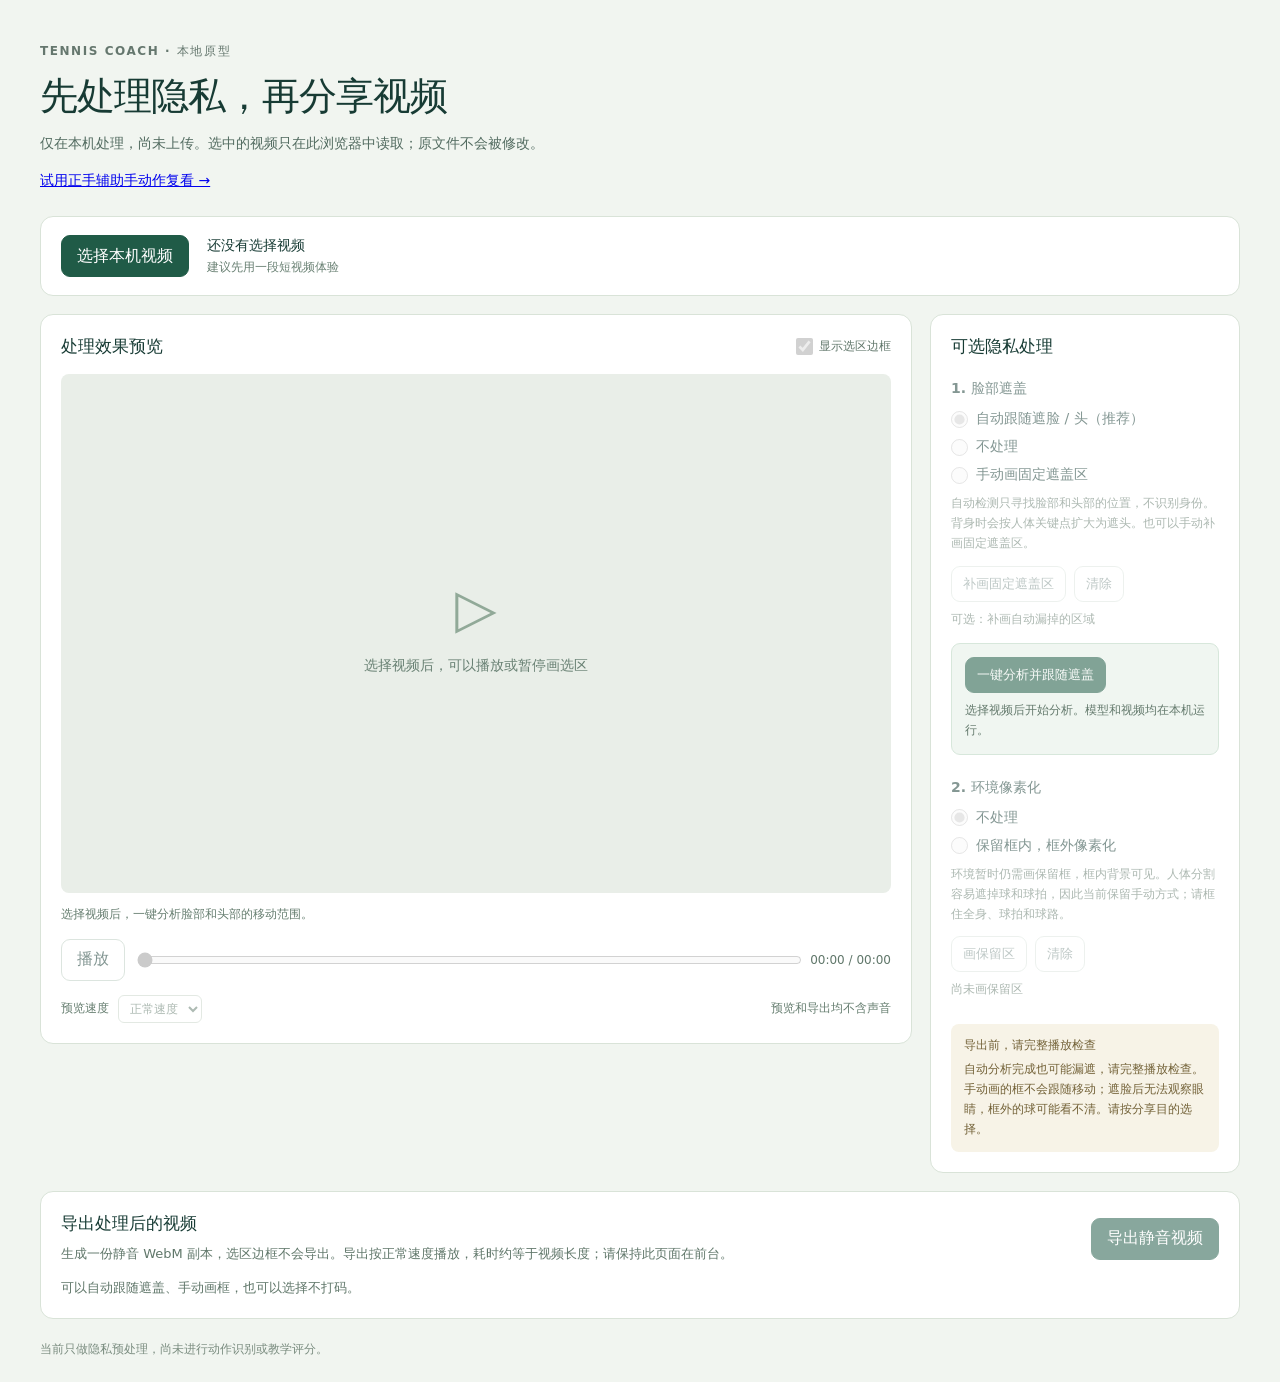
<file: web/index.html>
<!doctype html>
<html lang="zh-CN">
<head>
  <meta charset="UTF-8">
  <meta name="viewport" content="width=device-width, initial-scale=1">
  <title>视频隐私预处理 · Tennis Coach</title>
  <link rel="stylesheet" href="styles.css">
  <script src="app.js" defer></script>
</head>
<body>
  <header class="page-header">
    <span class="eyebrow">TENNIS COACH · 本地原型</span>
    <h1>先处理隐私，再分享视频</h1>
    <p>仅在本机处理，尚未上传。选中的视频只在此浏览器中读取；原文件不会被修改。</p>
    <p><a href="forehand.html">试用正手辅助手动作复看 →</a></p>
  </header>

  <main>
    <section class="file-bar" aria-label="选择视频">
      <label class="button primary file-button" for="videoFile">选择本机视频</label>
      <input id="videoFile" type="file" accept="video/*">
      <div class="file-details">
        <strong id="fileName">还没有选择视频</strong>
        <span id="fileMeta">建议先用一段短视频体验</span>
      </div>
    </section>

    <div class="workspace">
      <section class="preview-panel" aria-labelledby="previewTitle">
        <div class="panel-heading">
          <h2 id="previewTitle">处理效果预览</h2>
          <label class="compact"><input id="showOutlines" type="checkbox" checked disabled> 显示选区边框</label>
        </div>
        <div id="emptyPreview" class="empty-preview"><span class="play-symbol" aria-hidden="true">▷</span><p>选择视频后，可以播放或暂停画选区</p></div>
        <div id="stage" class="stage" hidden>
          <canvas id="videoCanvas" aria-label="处理后的视频预览"></canvas>
          <canvas id="overlayCanvas" aria-label="用鼠标或手指拖动，画出处理区域"></canvas>
        </div>
        <video id="sourceVideo" preload="metadata" muted playsinline hidden></video>
        <p id="drawingHint" class="drawing-hint" aria-live="polite">选择视频后，一键分析脸部和头部的移动范围。</p>
        <div class="transport">
          <button id="playPause" type="button" disabled>播放</button>
          <input id="timeline" type="range" min="0" max="1" step="0.01" value="0" aria-label="视频进度" disabled>
          <output id="timeDisplay">00:00 / 00:00</output>
        </div>
        <div class="preview-footer">
          <label for="playbackRate">预览速度</label>
          <select id="playbackRate" disabled>
            <option value="0.25">0.25 倍</option>
            <option value="0.5">0.5 倍</option>
            <option value="1" selected>正常速度</option>
          </select>
          <span>预览和导出均不含声音</span>
        </div>
      </section>

      <aside class="settings-panel" aria-labelledby="settingsTitle">
        <h2 id="settingsTitle">可选隐私处理</h2>
        <fieldset id="faceOptions" disabled>
          <legend>1. 脸部遮盖</legend>
          <label><input type="radio" name="faceMode" value="auto" checked> 自动跟随遮脸 / 头（推荐）</label>
          <label><input type="radio" name="faceMode" value="none"> 不处理</label>
          <label><input type="radio" name="faceMode" value="manual"> 手动画固定遮盖区</label>
          <p class="help">自动检测只寻找脸部和头部的位置，不识别身份。背身时会按人体关键点扩大为遮头。也可以手动补画固定遮盖区。</p>
          <div class="button-row">
            <button id="drawFace" type="button" disabled>补画固定遮盖区</button>
            <button id="clearFaces" class="quiet" type="button" disabled>清除</button>
          </div>
          <p id="faceCount" class="selection-count">可选：补画自动漏掉的区域</p>
        </fieldset>
        <div id="autoPanel" class="auto-panel">
          <div class="button-row">
            <button id="scanVideo" class="primary" type="button" disabled>一键分析并跟随遮盖</button>
            <button id="cancelScan" type="button" hidden>取消分析</button>
          </div>
          <progress id="analysisProgress" max="100" value="0" aria-label="自动分析进度" hidden></progress>
          <p id="analysisStatus" class="help" role="status" aria-live="polite">选择视频后开始分析。模型和视频均在本机运行。</p>
          <p id="analysisSummary" class="selection-count" hidden></p>
          <div id="reviewPanel" class="review-panel" hidden>
            <strong>这些时间段需要检查</strong>
            <p class="help">点击时间跳转，播放检查是否漏遮；需要时补画固定遮盖区。</p>
            <ul id="reviewList" class="review-list"></ul>
            <label class="review-confirm"><input id="reviewConfirm" type="checkbox" disabled> 我已逐段检查，可导出</label>
          </div>
        </div>
        <fieldset id="backgroundOptions" disabled>
          <legend>2. 环境像素化</legend>
          <label><input type="radio" name="backgroundMode" value="none" checked> 不处理</label>
          <label><input type="radio" name="backgroundMode" value="keep"> 保留框内，框外像素化</label>
          <p class="help">环境暂时仍需画保留框，框内背景可见。人体分割容易遮掉球和球拍，因此当前保留手动方式；请框住全身、球拍和球路。</p>
          <div class="button-row">
            <button id="drawKeep" type="button" disabled>画保留区</button>
            <button id="clearKeep" class="quiet" type="button" disabled>清除</button>
          </div>
          <p id="keepStatus" class="selection-count">尚未画保留区</p>
        </fieldset>
        <div class="note">
          <strong>导出前，请完整播放检查</strong>
          <p>自动分析完成也可能漏遮，请完整播放检查。手动画的框不会跟随移动；遮脸后无法观察眼睛，框外的球可能看不清。请按分享目的选择。</p>
        </div>
      </aside>
    </div>

    <section class="export-panel" aria-labelledby="exportTitle">
      <div>
        <h2 id="exportTitle">导出处理后的视频</h2>
        <p>生成一份静音 WebM 副本，选区边框不会导出。导出按正常速度播放，耗时约等于视频长度；请保持此页面在前台。</p>
      </div>
      <div class="export-actions">
        <button id="exportVideo" class="primary" type="button" disabled>导出静音视频</button>
        <button id="cancelExport" type="button" hidden>取消导出</button>
        <a id="downloadVideo" class="button download" download hidden>下载处理后的视频</a>
      </div>
      <progress id="exportProgress" max="100" value="0" aria-label="导出进度" hidden></progress>
      <p id="status" role="status" aria-live="polite">可以自动跟随遮盖、手动画框，也可以选择不打码。</p>
    </section>
  </main>
  <footer>当前只做隐私预处理，尚未进行动作识别或教学评分。</footer>
</body>
</html>
</file>
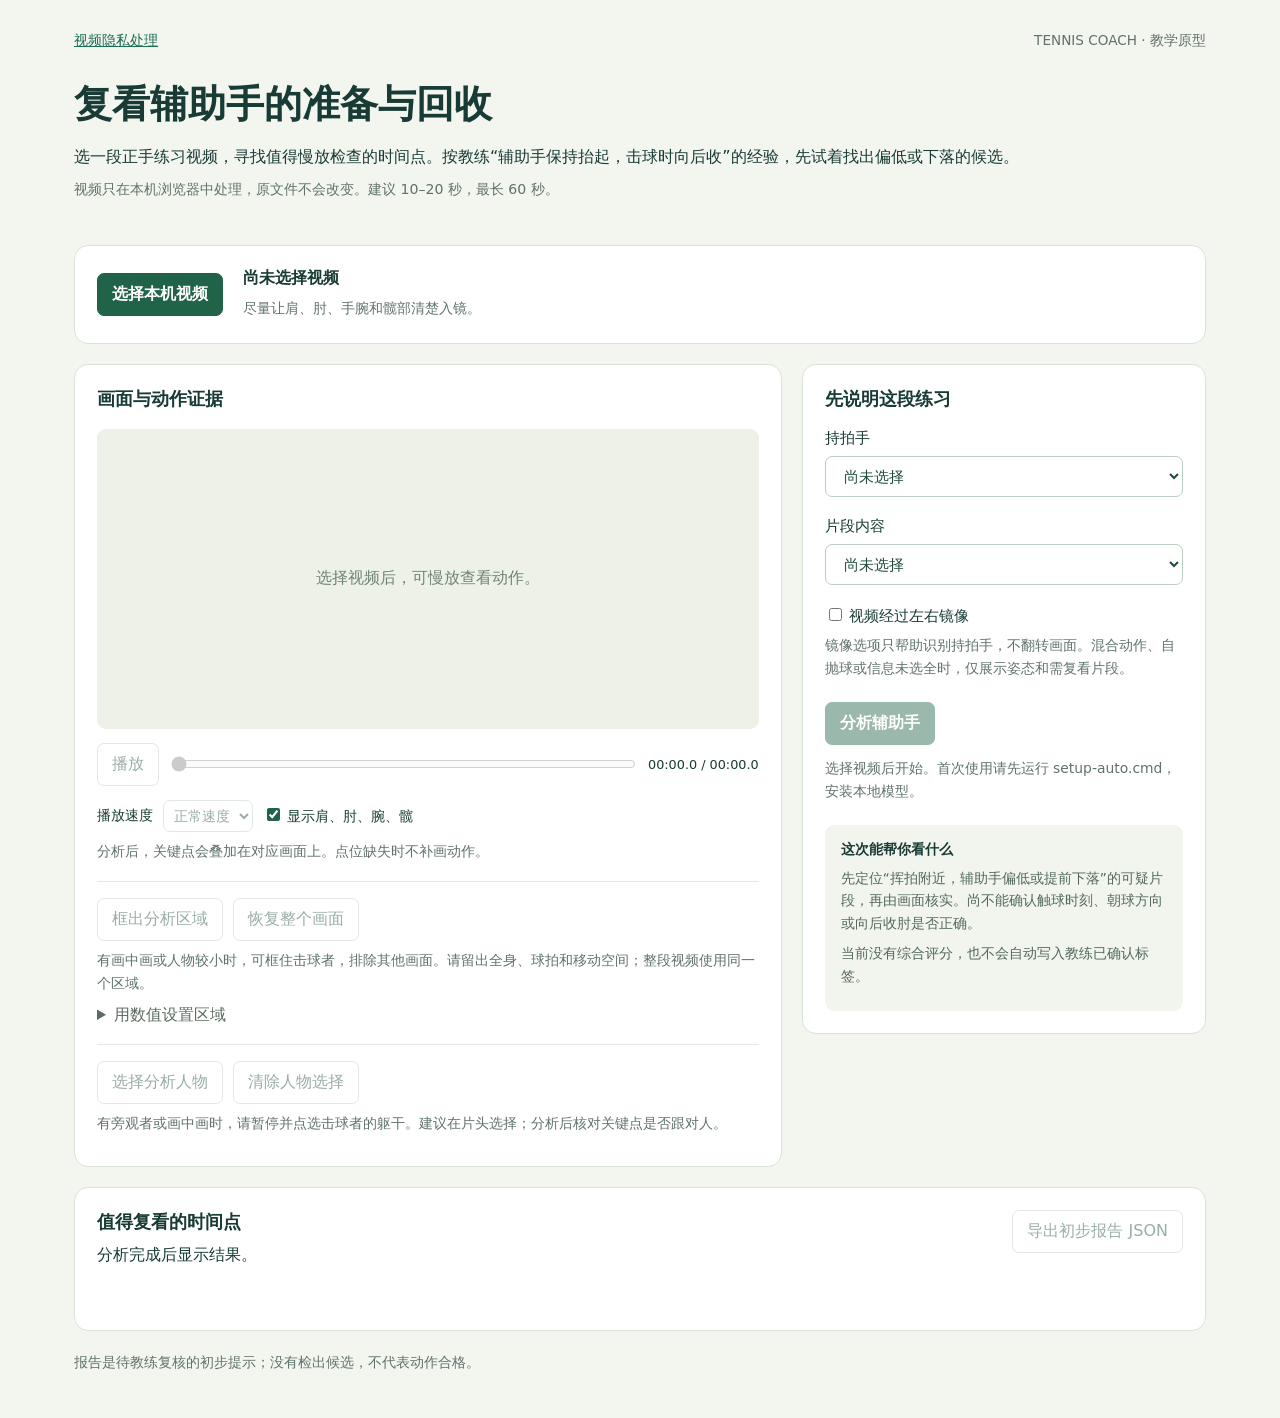
<file: web/forehand.html>
<!doctype html>
<html lang="zh-CN">
<head>
  <meta charset="UTF-8">
  <meta name="viewport" content="width=device-width, initial-scale=1">
  <title>正手辅助手复看 · Tennis Coach</title>
  <link rel="stylesheet" href="forehand.css">
  <script type="module" src="forehand.js"></script>
</head>
<body>
  <header class="page-header">
    <nav><a href="/">视频隐私处理</a><span>TENNIS COACH · 教学原型</span></nav>
    <h1>复看辅助手的准备与回收</h1>
    <p>选一段正手练习视频，寻找值得慢放检查的时间点。按教练“辅助手保持抬起，击球时向后收”的经验，先试着找出偏低或下落的候选。</p>
    <p class="local-note">视频只在本机浏览器中处理，原文件不会改变。建议 10–20 秒，最长 60 秒。</p>
  </header>
  <main>
    <section class="file-bar" aria-label="选择视频">
      <label class="button primary" for="videoFile">选择本机视频</label>
      <input id="videoFile" type="file" accept="video/*">
      <div><strong id="fileName">尚未选择视频</strong><p id="fileMeta">尽量让肩、肘、手腕和髋部清楚入镜。</p></div>
    </section>
    <div class="workspace">
      <section class="preview-panel" aria-labelledby="previewTitle">
        <h2 id="previewTitle">画面与动作证据</h2>
        <div id="emptyPreview" class="empty-preview">选择视频后，可慢放查看动作。</div>
        <div id="stage" class="stage" hidden>
          <canvas id="previewCanvas" tabindex="0" aria-label="动作画面；可点选人物或拖动框出分析区域"></canvas>
        </div>
        <video id="sourceVideo" preload="metadata" muted playsinline hidden></video>
        <div class="transport">
          <button id="playPause" type="button" disabled>播放</button>
          <input id="timeline" type="range" min="0" max="1" step="0.01" value="0" aria-label="视频进度" disabled>
          <output id="timeDisplay">00:00.0 / 00:00.0</output>
        </div>
        <div class="preview-options">
          <label for="playbackRate">播放速度</label>
          <select id="playbackRate" disabled><option value="1">正常速度</option><option value="0.5">0.5 倍</option><option value="0.25">0.25 倍</option></select>
          <label><input id="showSkeleton" type="checkbox" checked> 显示肩、肘、腕、髋</label>
        </div>
        <p id="frameStatus" class="help">分析后，关键点会叠加在对应画面上。点位缺失时不补画动作。</p>
        <div class="region-panel">
          <div class="button-row"><button id="chooseRegion" type="button" aria-pressed="false" disabled>框出分析区域</button><button id="clearRegion" type="button" disabled>恢复整个画面</button></div>
          <p id="regionStatus" class="help" role="status">有画中画或人物较小时，可框住击球者，排除其他画面。请留出全身、球拍和移动空间；整段视频使用同一个区域。</p>
          <details class="region-inputs"><summary>用数值设置区域</summary>
            <p class="help">以下数字是画面宽高的百分比，左上角为 0。宽、高至少为 5%。</p>
            <div class="region-grid">
              <label for="regionX">左边距 %<input id="regionX" type="number" min="0" max="95" step="0.1" value="0" disabled></label>
              <label for="regionY">上边距 %<input id="regionY" type="number" min="0" max="95" step="0.1" value="0" disabled></label>
              <label for="regionWidth">宽度 %<input id="regionWidth" type="number" min="5" max="100" step="0.1" value="100" disabled></label>
              <label for="regionHeight">高度 %<input id="regionHeight" type="number" min="5" max="100" step="0.1" value="100" disabled></label>
            </div>
            <button id="applyRegion" type="button" disabled>应用区域</button>
          </details>
        </div>
        <div class="target-panel">
          <div class="button-row"><button id="chooseTarget" type="button" aria-pressed="false" disabled>选择分析人物</button><button id="clearTarget" type="button" disabled>清除人物选择</button></div>
          <p id="targetStatus" class="help">有旁观者或画中画时，请暂停并点选击球者的躯干。建议在片头选择；分析后核对关键点是否跟对人。</p>
        </div>
      </section>
      <aside class="settings-panel">
        <h2>先说明这段练习</h2>
        <label class="field" for="handedness">持拍手<select id="handedness"><option value="unknown">尚未选择</option><option value="right">右手持拍</option><option value="left">左手持拍</option></select></label>
        <label class="field" for="practiceContext">片段内容<select id="practiceContext"><option value="unknown">尚未选择</option><option value="forehand">连续正手练习</option><option value="mixed">正反手混合 / 其他动作</option><option value="self_feed">自抛球练习</option></select></label>
        <label class="mirror"><input id="mirrored" type="checkbox"> 视频经过左右镜像</label>
        <p class="help">镜像选项只帮助识别持拍手，不翻转画面。混合动作、自抛球或信息未选全时，仅展示姿态和需复看片段。</p>
        <div class="button-row"><button id="analyzeButton" class="primary" type="button" disabled>分析辅助手</button><button id="cancelAnalysis" type="button" hidden>取消</button></div>
        <progress id="analysisProgress" max="100" value="0" aria-label="分析进度" hidden></progress>
        <p id="analysisStatus" role="status" aria-live="polite">选择视频后开始。首次使用请先运行 setup-auto.cmd，安装本地模型。</p>
        <div class="method-note"><strong>这次能帮你看什么</strong><p>先定位“挥拍附近，辅助手偏低或提前下落”的可疑片段，再由画面核实。尚不能确认触球时刻、朝球方向或向后收肘是否正确。</p><p>当前没有综合评分，也不会自动写入教练已确认标签。</p></div>
      </aside>
    </div>
    <section class="results-panel" aria-labelledby="resultsTitle">
      <div class="result-heading"><div><h2 id="resultsTitle">值得复看的时间点</h2><p id="resultsStatus" role="status" aria-live="polite">分析完成后显示结果。</p></div><button id="exportReport" type="button" disabled>导出初步报告 JSON</button></div>
      <p id="coverage" class="help"></p>
      <ol id="candidateList" class="candidate-list"></ol>
      <details id="reviewDetails" hidden><summary>画面不足与需人工复看的片段</summary><ul id="reviewList" class="review-list"></ul></details>
      <ul id="limitations" class="limitations"></ul>
    </section>
    <p id="status" class="status" role="status" aria-live="polite">报告是待教练复核的初步提示；没有检出候选，不代表动作合格。</p>
  </main>
</body>
</html>
</file>
<file: web/styles.css>
:root { color-scheme: light; font-family: "Segoe UI", "Microsoft YaHei", system-ui, sans-serif; color: #173b34; background: #f1f5f0; font-synthesis: none; }
* { box-sizing: border-box; }
body { margin: 0; padding: 40px 24px 24px; }
button, select, input { font: inherit; }
button, .button { display: inline-flex; justify-content: center; align-items: center; min-height: 42px; padding: 9px 15px; border: 1px solid #becfc3; border-radius: 9px; background: #fff; color: #173b34; font-weight: 600; text-decoration: none; cursor: pointer; }
button:hover:not(:disabled), .button:hover { background: #edf4ec; }
button:disabled, select:disabled, fieldset:disabled { opacity: .53; cursor: default; }
button.primary, .button.primary { color: #fff; background: #205b47; border-color: #205b47; }
button.primary:hover:not(:disabled), .button.primary:hover { background: #174735; }
button.quiet { background: transparent; }
button[aria-pressed="true"] { background: #dbeee2; border-color: #205b47; }
input[type="radio"], input[type="checkbox"], input[type="range"] { accent-color: #205b47; }
input[type="radio"], input[type="checkbox"] { width: 17px; height: 17px; margin: 0; }
input[type="range"] { min-width: 40px; width: 100%; }
button:focus-visible, .button:focus-visible, input:focus-visible, select:focus-visible { outline: 3px solid #d6952d; outline-offset: 3px; }
[hidden] { display: none !important; }
.page-header, main, footer { max-width: 1200px; margin: 0 auto; }
.eyebrow { color: #65776e; letter-spacing: .13em; font-size: 12px; font-weight: 700; }
h1 { font-size: clamp(25px, 3.4vw, 38px); letter-spacing: -.025em; margin: 11px 0 10px; }
h2 { font-size: 17px; margin: 0; }
p { line-height: 1.65; }
.page-header > p { margin-top: 0; color: #526b60; font-size: 14px; }
.file-bar { margin: 24px 0 18px; display: flex; align-items: center; gap: 18px; padding: 18px 20px; border: 1px solid #d9e3d8; border-radius: 13px; background: #fff; }
.file-details { min-width: 0; display: flex; flex-direction: column; gap: 4px; }
.file-details strong { overflow-wrap: anywhere; font-size: 14px; }
.file-details span { font-size: 12px; color: #698073; }
.file-button { flex-shrink: 0; }
#videoFile { width: 1px; height: 1px; position: absolute; opacity: 0; overflow: hidden; }
.file-bar:focus-within .file-button { outline: 3px solid #d6952d; outline-offset: 3px; }
.file-button.disabled { opacity: .5; cursor: default; }
.workspace { display: grid; grid-template-columns: minmax(0, 1fr) 310px; gap: 18px; align-items: start; }
.preview-panel, .settings-panel, .export-panel { padding: 20px; border-radius: 13px; background: #fff; border: 1px solid #d9e3d8; }
.panel-heading { display: flex; align-items: center; justify-content: space-between; gap: 10px; margin-bottom: 16px; }
.compact { font-size: 12px; display: flex; align-items: center; gap: 6px; color: #62786c; }
.empty-preview { aspect-ratio: 16 / 10; background: #e9eee8; border-radius: 8px; display: flex; flex-direction: column; align-items: center; justify-content: center; color: #688073; text-align: center; font-size: 14px; padding: 18px; }
.play-symbol { font-size: 54px; font-weight: 300; color: #91a998; }
.stage { position: relative; width: 100%; background: #1c2823; border-radius: 8px; overflow: hidden; line-height: 0; }
#videoCanvas { display: block; width: 100%; height: auto; }
#overlayCanvas { position: absolute; left: 0; top: 0; width: 100%; height: 100%; touch-action: none; }
.stage.drawing { cursor: crosshair; }
.drawing-hint { margin: 12px 0; min-height: 22px; font-size: 12px; color: #667e70; }
.drawing-hint.active { color: #90651f; font-weight: 600; }
.transport { display: grid; grid-template-columns: auto minmax(20px, 1fr) auto; align-items: center; gap: 10px; }
#timeDisplay { color: #60776a; font-size: 12px; font-variant-numeric: tabular-nums; white-space: nowrap; }
.preview-footer { display: flex; align-items: center; flex-wrap: wrap; gap: 9px; font-size: 12px; margin-top: 14px; color: #667e70; }
.preview-footer span { margin-left: auto; }
select { padding: 5px 7px; border: 1px solid #cbd7cb; border-radius: 6px; background: #fff; color: inherit; }
.settings-panel > h2 { margin-bottom: 22px; }
fieldset { padding: 0; margin: 0 0 24px; border: 0; min-width: 0; }
legend { font-size: 14px; font-weight: 700; margin-bottom: 12px; padding: 0; }
fieldset > label { display: flex; align-items: center; gap: 8px; margin-bottom: 10px; font-size: 14px; }
.help { font-size: 12px; color: #647a6d; margin: 8px 0 12px; }
.button-row { display: flex; gap: 8px; }
.button-row button { font-size: 13px; min-height: 36px; padding: 7px 11px; }
.selection-count { font-size: 12px; color: #647a6d; margin: 8px 0 0; }
.auto-panel { padding: 13px; margin: -10px 0 24px; background: #f0f6f1; border: 1px solid #d7e7db; border-radius: 9px; }
.auto-panel .button-row { flex-wrap: wrap; }
.auto-panel .help { margin-bottom: 0; }
#analysisProgress { width: 100%; height: 10px; accent-color: #205b47; margin-top: 12px; }
#analysisStatus.error { color: #ad382b; }
.review-panel { margin-top: 14px; padding-top: 12px; border-top: 1px solid #d0dfd1; font-size: 12px; }
.review-list { margin: 10px 0; padding: 0; list-style: none; max-height: 180px; overflow-y: auto; }
.review-list li { margin: 7px 0; }
.review-list button { font-size: 12px; min-height: 30px; padding: 4px 8px; }
.review-list span { display: block; margin-top: 3px; color: #687969; line-height: 1.5; }
.review-confirm { display: flex; align-items: flex-start; gap: 7px; line-height: 1.5; }
.review-confirm input { flex-shrink: 0; margin-top: 2px; }
.note { font-size: 12px; padding: 13px; border-radius: 8px; background: #f7f3e7; color: #736238; }
.note p { margin: 6px 0 0; }
.export-panel { margin-top: 18px; display: grid; grid-template-columns: minmax(0, 1fr) auto; gap: 12px 24px; }
.export-panel p { font-size: 13px; color: #60776a; margin: 8px 0 0; }
.export-actions { display: flex; gap: 10px; align-items: center; flex-wrap: wrap; }
.download { color: #174735; background: #e2efe1; }
#exportProgress { width: 100%; grid-column: 1 / -1; accent-color: #205b47; height: 12px; }
#status { grid-column: 1 / -1; margin: 0; }
#status.error { color: #ad382b; }
footer { padding-top: 22px; color: #7b8d80; font-size: 12px; }
@media (max-width: 900px) { .workspace { grid-template-columns: minmax(0, 1fr); } .settings-panel { display: block; } .export-panel { grid-template-columns: minmax(0, 1fr); } }
@media (max-width: 540px) { body { padding: 24px 12px; } .file-bar { padding: 14px; gap: 12px; } .preview-panel, .settings-panel, .export-panel { padding: 14px; } .settings-panel { display: block; } .panel-heading { flex-wrap: wrap; } .transport { grid-template-columns: auto minmax(30px, 1fr); } #timeDisplay { grid-column: 2; justify-self: end; } .preview-footer span { margin-left: 0; width: 100%; } }
</file>
<file: web/forehand.css>
:root { color-scheme: light; font-family: system-ui, -apple-system, "Segoe UI", "Microsoft YaHei", sans-serif; color: #183b35; background: #f3f5ef; font-size: 16px; }
* { box-sizing: border-box; }
body { margin: 0; }
[hidden] { display: none !important; }
main, .page-header { max-width: 1180px; margin: 0 auto; padding: 24px; }
.page-header { padding-top: 32px; padding-bottom: 12px; }
nav { display: flex; justify-content: space-between; gap: 20px; color: #60726b; font-size: .85rem; }
a { color: #1c6e55; }
h1 { font-size: clamp(1.7rem, 3vw, 2.4rem); line-height: 1.35; margin: 28px 0 14px; }
h2 { font-size: 1.13rem; margin: 0 0 18px; }
p { line-height: 1.65; margin: 8px 0; }
.local-note, .help, .status { font-size: .88rem; color: #60726b; }
.file-bar, .preview-panel, .settings-panel, .results-panel { background: #fff; border: 1px solid #dae3d8; border-radius: 14px; padding: 22px; }
.file-bar { display: flex; align-items: center; flex-wrap: wrap; gap: 20px; margin-bottom: 20px; }
.file-bar p { font-size: .88rem; color: #60726b; margin-bottom: 0; }
.file-bar strong { overflow-wrap: anywhere; }
#videoFile { width: 1px; height: 1px; position: absolute; opacity: 0; }
.file-bar:focus-within .button { outline: 3px solid #abcbbc; outline-offset: 3px; }
.workspace { display: grid; grid-template-columns: minmax(0, 1.75fr) minmax(285px, 1fr); gap: 20px; align-items: start; }
button, select, .button { font: inherit; border: 1px solid #becdc1; border-radius: 7px; background: #fff; color: #214b3e; padding: 10px 14px; }
button, .button { cursor: pointer; display: inline-block; text-decoration: none; }
button:hover:not(:disabled), .button:hover { background: #eef5ed; }
button:focus-visible, select:focus-visible, canvas:focus-visible, input:focus-visible { outline: 3px solid #7fba9e; outline-offset: 2px; }
.primary { background: #216349; color: #fff; border-color: #216349; font-weight: 600; }
.primary:hover:not(:disabled) { background: #164c37; }
button:disabled, select:disabled { opacity: .45; cursor: not-allowed; }
.empty-preview { min-height: 300px; display: grid; place-items: center; color: #708575; background: #edf1e8; border-radius: 9px; padding: 24px; text-align: center; }
.stage { background: #101c19; border-radius: 9px; overflow: hidden; }
canvas { width: 100%; height: auto; max-height: 600px; display: block; object-fit: contain; touch-action: manipulation; }
.stage.selecting { outline: 3px solid #d89524; outline-offset: 3px; }
.stage.selecting canvas { cursor: crosshair; }
.stage.selecting-region { outline: 3px solid #3a9eb5; outline-offset: 3px; }
.stage.selecting-region canvas { cursor: crosshair; touch-action: none; }
.transport, .preview-options, .button-row { display: flex; align-items: center; flex-wrap: wrap; gap: 10px; }
.transport { flex-wrap: nowrap; margin: 14px 0; }
#timeline { flex: 1; min-width: 35px; accent-color: #216349; }
#timeDisplay { white-space: nowrap; font-variant-numeric: tabular-nums; font-size: .8rem; }
.preview-options { font-size: .85rem; }
.preview-options select { padding: 6px; }
input[type="checkbox"] { accent-color: #216349; }
.target-panel { border-top: 1px solid #e2e9df; padding-top: 16px; margin-top: 18px; }
.region-panel { border-top: 1px solid #e2e9df; padding-top: 16px; margin-top: 18px; }
.region-inputs { margin-top: 10px; }
.region-grid { display: grid; grid-template-columns: repeat(2, minmax(0, 1fr)); gap: 12px; margin: 12px 0; }
.region-grid label { display: grid; gap: 6px; font-size: .85rem; }
.region-grid input { width: 100%; min-width: 0; padding: 8px; border: 1px solid #becdc1; border-radius: 6px; font: inherit; }
.field { display: grid; gap: 8px; margin-bottom: 20px; font-size: .92rem; }
.field select { width: 100%; }
.mirror { font-size: .92rem; }
.settings-panel .button-row { margin-top: 22px; }
progress { display: block; width: 100%; height: 12px; accent-color: #216349; margin-top: 18px; }
#analysisStatus { font-size: .87rem; color: #60726b; margin: 12px 0; }
.method-note { background: #f2f5ed; border-radius: 9px; padding: 16px; margin-top: 22px; font-size: .85rem; }
.method-note p { color: #53695e; }
.results-panel { margin-top: 20px; }
.result-heading { display: flex; justify-content: space-between; align-items: start; gap: 14px; flex-wrap: wrap; }
.result-heading h2 { margin-bottom: 8px; }
.candidate-list { list-style: none; padding: 0; display: grid; gap: 12px; }
.candidate { background: #faf7ed; border: 1px solid #ecdfbe; padding: 18px; border-radius: 9px; }
.candidate-top { display: flex; gap: 10px; align-items: center; flex-wrap: wrap; }
.badge { color: #896426; font-size: .8rem; }
.candidate .evidence { color: #667469; font-size: .85rem; }
.candidate p { margin-top: 10px; }
details { margin-top: 20px; }
summary { cursor: pointer; color: #5c6c61; }
.review-list { padding-left: 22px; }
.review-list li { margin: 12px 0; line-height: 1.6; }
.review-list button { padding: 5px 9px; margin-right: 8px; }
.limitations { color: #69756e; font-size: .86rem; padding-left: 20px; line-height: 1.7; }
.status { margin: 20px 0; }
@media(max-width: 850px) { .workspace { grid-template-columns: 1fr; } main, .page-header { padding: 18px; } .page-header { padding-top: 24px; } .empty-preview { min-height: 210px; } nav { flex-wrap: wrap; } }
@media(max-width: 450px) { .transport { flex-wrap: wrap; } #timeline { min-width: 120px; } #timeDisplay { width: 100%; text-align: right; } .preview-panel, .settings-panel, .results-panel, .file-bar { padding: 16px; } }
</file>
